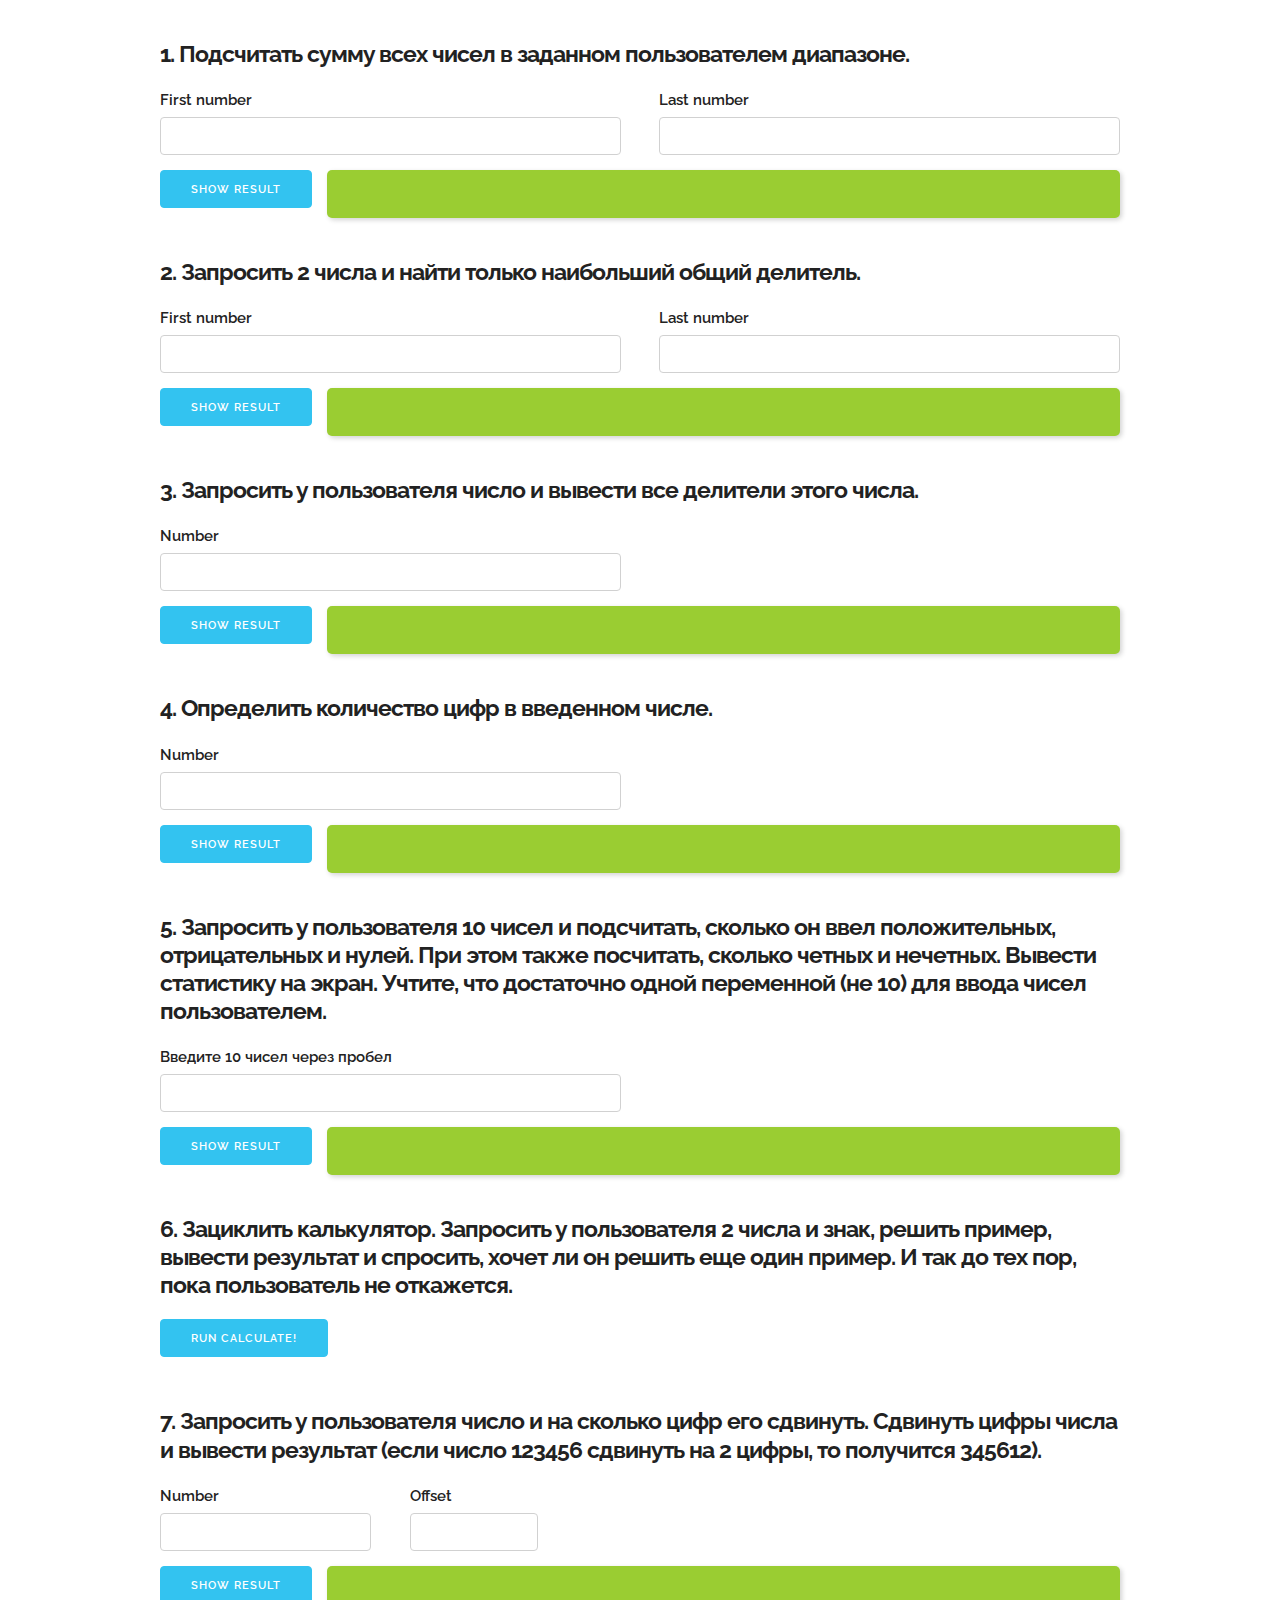
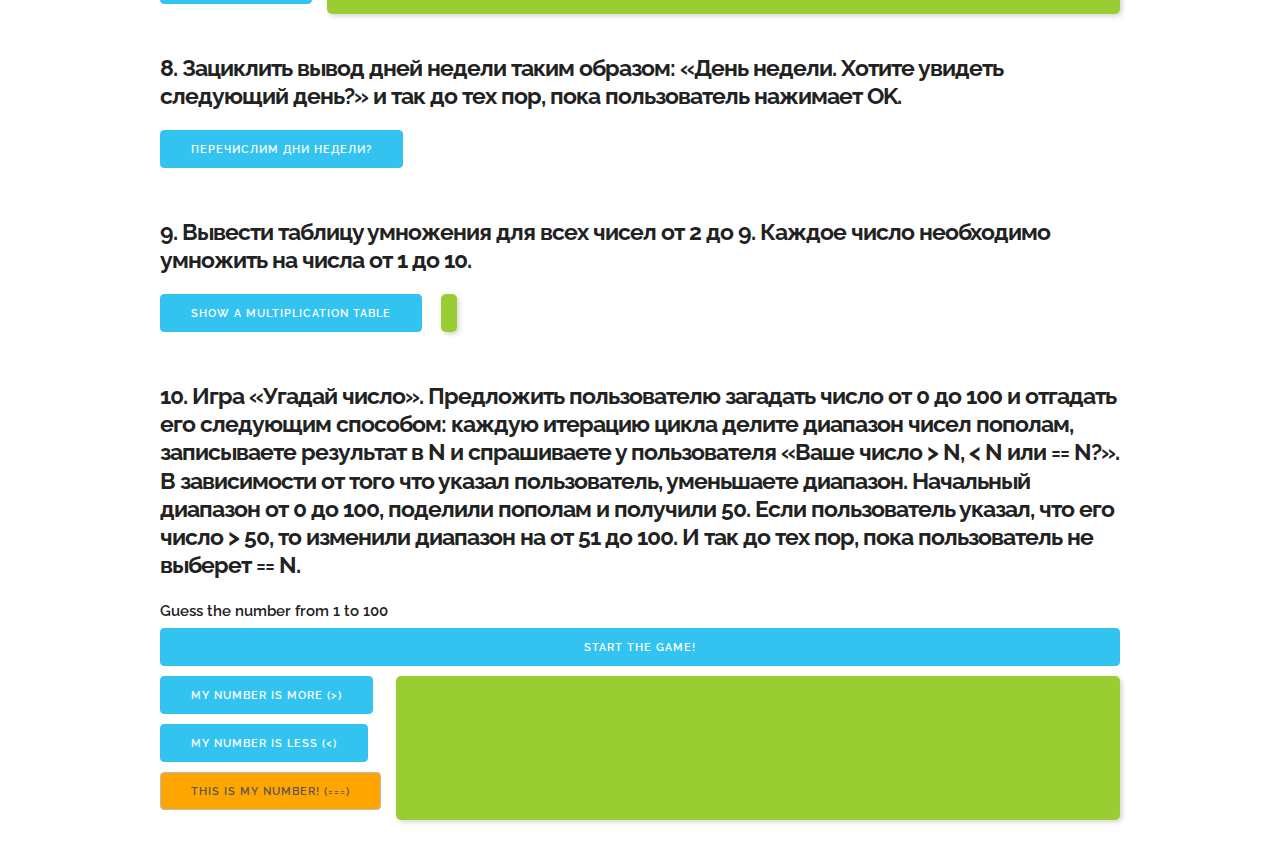
<file: _tasks/top/dom/index.html>
<!DOCTYPE html>
<html lang="en">
  <head>
    <meta charset="utf-8" />
    <title>JS - Lesson 4 / Homework</title>
    <meta name="viewport" content="width=device-width, initial-scale=1" />
    <link
      href="//fonts.googleapis.com/css?family=Raleway:400,300,600"
      rel="stylesheet"
      type="text/css"
    />
    <link rel="stylesheet" href="css/main.css" />
  </head>
  <body>
    <div class="container">
      <div class="row">
        <div class="row">
          <div class="row">
            <h2>
              1. Подсчитать сумму всех чисел в заданном пользователем диапазоне.
            </h2>
          </div>
          <div class="row">
            <div class="six columns">
              <label for="exampleEmailInput">First number</label>
              <input class="u-full-width" type="number" id="firstNumber" />
            </div>
            <div class="six columns">
              <label for="exampleEmailInput">Last number</label>
              <input class="u-full-width" type="number" id="lastNumber" />
            </div>
          </div>
        </div>
        <div class="flex">
          <button class="button-primary" type="button" id="btn1">
            Show Result
          </button>
          <div class="result"></div>
        </div>
      </div>
      <div class="row">
        <div class="row">
          <div class="row">
            <h2>
              2. Запросить 2 числа и найти только наибольший общий делитель.
            </h2>
          </div>
          <div class="row">
            <div class="six columns">
              <label for="exampleEmailInput">First number</label>
              <input class="u-full-width" type="number" id="firstNumber" />
            </div>
            <div class="six columns">
              <label for="exampleEmailInput">Last number</label>
              <input class="u-full-width" type="number" id="lastNumber" />
            </div>
          </div>
        </div>
        <div class="flex">
          <button class="button-primary" type="button" id="btn2">
            Show Result
          </button>
          <div class="result"></div>
        </div>
      </div>
      <div class="row">
        <div class="row">
          <div class="row">
            <h2>
              3. Запросить у пользователя число и вывести все делители этого
              числа.
            </h2>
          </div>
          <div class="row">
            <div class="six columns">
              <label for="exampleEmailInput">Number</label>
              <input class="u-full-width" type="number" id="firstNumber" />
            </div>
          </div>
        </div>
        <div class="flex">
          <button class="button-primary" type="button" id="btn3">
            Show Result
          </button>
          <div class="result"></div>
        </div>
      </div>
      <div class="row">
        <div class="row">
          <div class="row">
            <h2>4. Определить количество цифр в введенном числе.</h2>
          </div>
          <div class="row">
            <div class="six columns">
              <label for="exampleEmailInput">Number</label>
              <input class="u-full-width" type="number" id="firstNumber" />
            </div>
          </div>
        </div>
        <div class="flex">
          <button class="button-primary" type="button" id="btn4">
            Show Result
          </button>
          <div class="result"></div>
        </div>
      </div>
      <div class="row">
        <div class="row">
          <div class="row">
            <h2>
              5. Запросить у пользователя 10 чисел и подсчитать, сколько он ввел
              положительных, отрицательных и нулей. При этом также посчитать,
              сколько четных и нечетных. Вывести статистику на экран. Учтите,
              что достаточно одной переменной (не 10) для ввода чисел
              пользователем.
            </h2>
          </div>
          <div class="row">
            <div class="six columns">
              <label for="exampleEmailInput"
                >Введите 10 чисел через пробел</label
              >
              <input class="u-full-width" type="text" id="numbers" />
            </div>
          </div>
        </div>
        <div class="flex">
          <button class="button-primary" type="button" id="btn5">
            Show Result
          </button>
          <div class="result"></div>
        </div>
      </div>
      <div class="row">
        <div class="row">
          <div class="row">
            <h2>
              6. Зациклить калькулятор. Запросить у пользователя 2 числа и знак,
              решить пример, вывести результат и спросить, хочет ли он решить
              еще один пример. И так до тех пор, пока пользователь не откажется.
            </h2>
          </div>
        </div>
        <div class="flex">
          <button class="button-primary" type="button" id="btn6">
            Run calculate!
          </button>
        </div>
      </div>
      <div class="row">
        <div class="row">
          <div class="row">
            <h2>
              7. Запросить у пользователя число и на сколько цифр его сдвинуть.
              Сдвинуть цифры числа и вывести результат (если число 123456
              сдвинуть на 2 цифры, то получится 345612).
            </h2>
          </div>
          <div class="row">
            <div class="three columns">
              <label for="exampleEmailInput">Number</label>
              <input class="u-full-width" type="number" id="number" />
            </div>
            <div class="two columns">
              <label for="exampleEmailInput">Offset</label>
              <input class="u-full-width" type="number" id="offset" />
            </div>
          </div>
        </div>
        <div class="flex">
          <button class="button-primary" type="button" id="btn7">
            Show Result
          </button>
          <div class="result"></div>
        </div>
      </div>
      <div class="row">
        <div class="row">
          <div class="row">
            <h2>
              8. Зациклить вывод дней недели таким образом: «День недели. Хотите
              увидеть следующий день?» и так до тех пор, пока пользователь
              нажимает OK.
            </h2>
          </div>
        </div>
        <div class="flex">
          <button class="button-primary" type="button" id="btn8">
            Перечислим дни недели?
          </button>
        </div>
      </div>
      <div class="row">
        <div class="row">
          <div class="row">
            <h2>
              9. Вывести таблицу умножения для всех чисел от 2 до 9. Каждое
              число необходимо умножить на числа от 1 до 10.
            </h2>
          </div>
          <div class="row"></div>
        </div>
        <button class="button-primary" type="button" id="btn9">
          Show a multiplication table
        </button>

        <div class="result"></div>
      </div>
      <div class="row">
        <div class="row">
          <h2>
            10. Игра «Угадай число». Предложить пользователю загадать число от 0
            до 100 и отгадать его следующим способом: каждую итерацию цикла
            делите диапазон чисел пополам, записываете результат в N и
            спрашиваете у пользователя «Ваше число > N, < N или == N?». В
            зависимости от того что указал пользователь, уменьшаете диапазон.
            Начальный диапазон от 0 до 100, поделили пополам и получили 50. Если
            пользователь указал, что его число > 50, то изменили диапазон на от
            51 до 100. И так до тех пор, пока пользователь не выберет == N.
          </h2>
        </div>
        <div>
          <label for="exampleEmailInput">Guess the number from 1 to 100</label>
          <button
            class="button-primary"
            style="width: 100%"
            type="button"
            id="btn10"
          >
            Start the Game!
          </button>
        </div>
        <div class="flex">
          <div style="flex-basis: 150px">
            <button class="button-primary" type="button" id="moreBtn">
              My number is more (>)
            </button>
            <button class="button-primary" type="button" id="lessBtn">
              My number is less (<)
            </button>
            <button class="button bg-orange" type="button" id="equalBtn">
              This is My number! (===)
            </button>
          </div>
          <div class="result six columns"></div>
        </div>
      </div>
    </div>
    <script src="main.js"></script>
  </body>
</html>
</file>
<file: _tasks/top/dom/css/main.css>
@import url(normalize.css);
@import url(skeleton.css);

body {
  margin-bottom: 30px;
}

h2 {
  margin-top: 40px;
  font-size: 1.5em;
  font-weight: bold;
}

.flex {
  display: flex;
}

.result {
  display: inline-block;
  flex: 1;
  min-height: 38px;
  line-height: 38px;
  padding: 0 8px;
  background-color: yellowgreen;
  border-radius: 50px;
  box-shadow: 2px 2px 5px lightgray;
  vertical-align: middle;
  border-radius: 5px;
  margin-left: 15px;
}

.bg-orange {
  background-color: orange;
}
</file>
